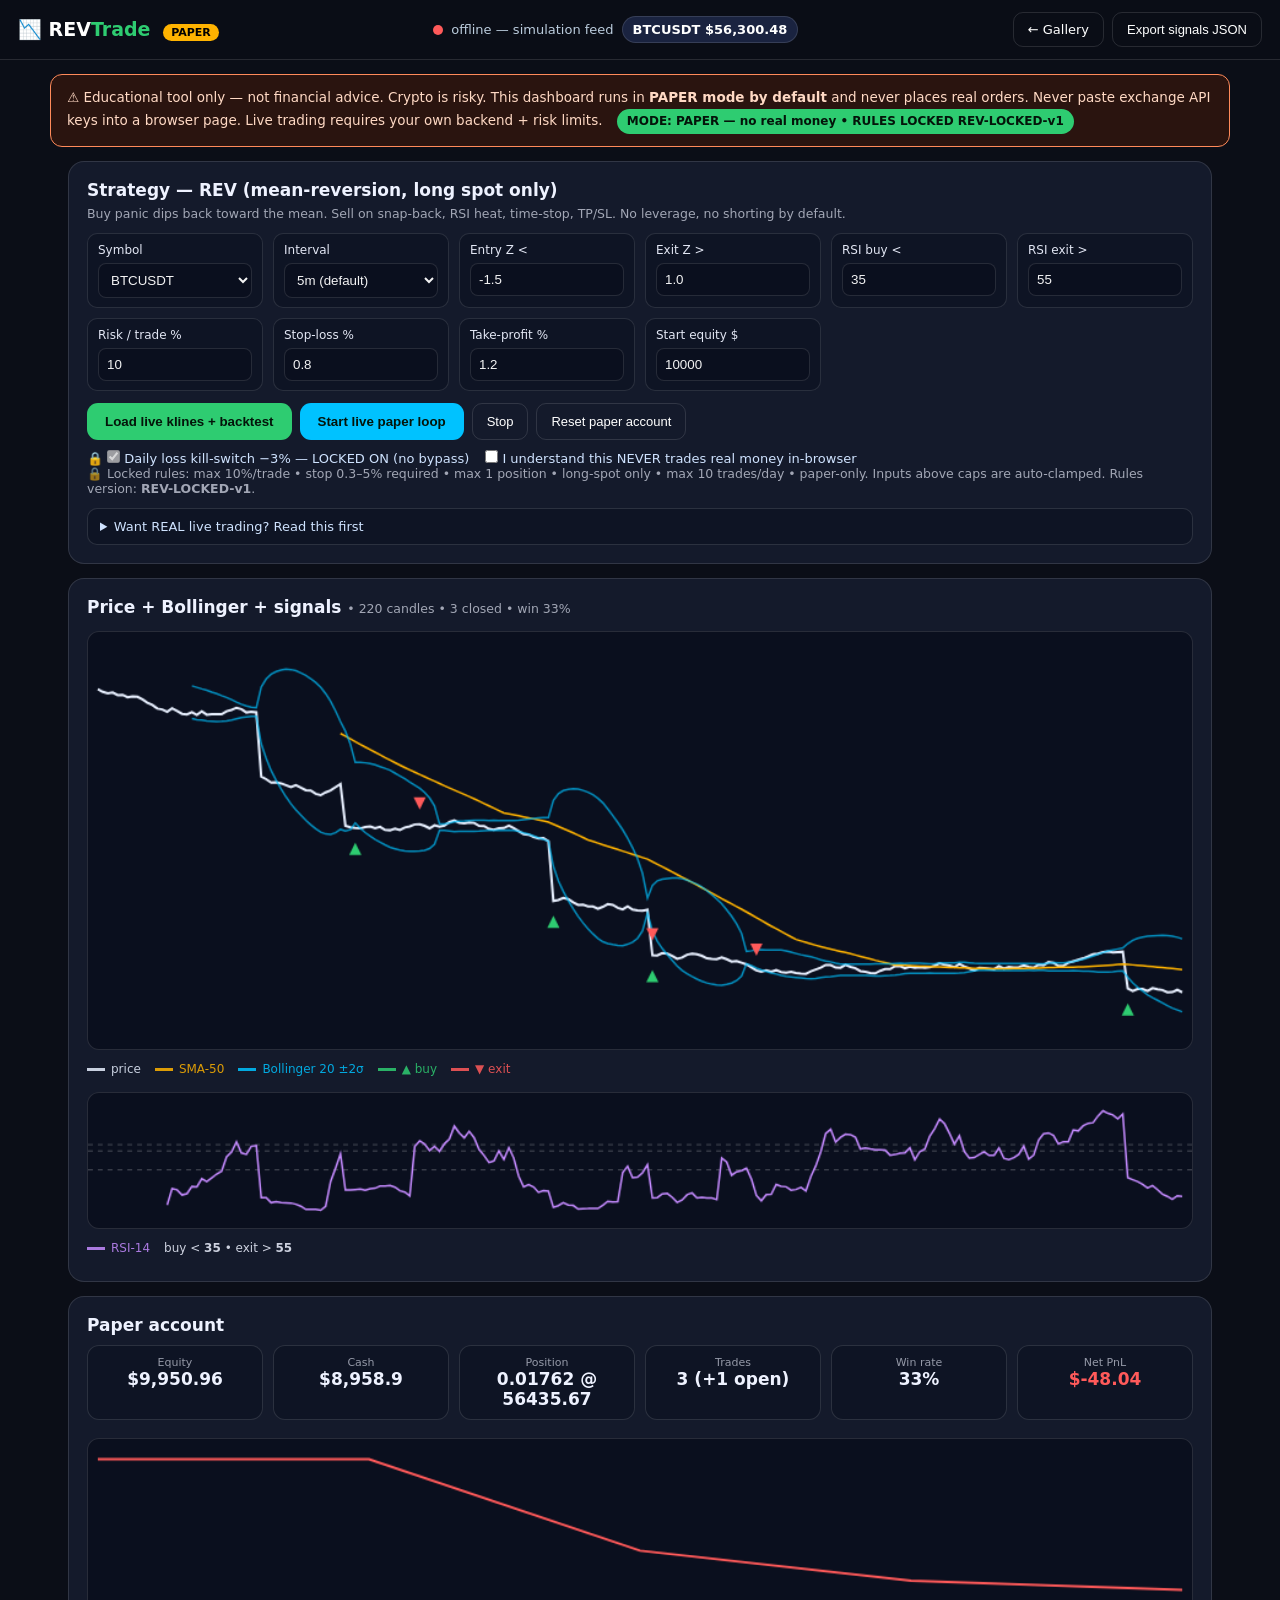
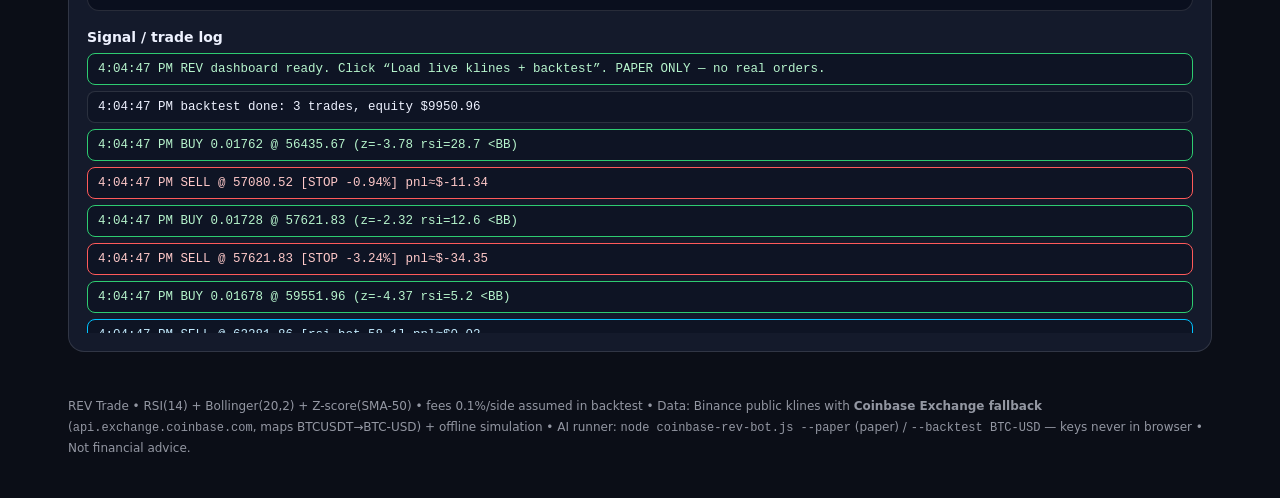
<file: rev-trade.html>
<!doctype html>
<html lang="en">
<head>
<meta charset="utf-8"/>
<meta name="viewport" content="width=device-width,initial-scale=1"/>
<title>REV Trade — Crypto Mean-Reversion Dashboard (Paper-First)</title>
<meta name="description" content="REV mean-reversion crypto dashboard: live prices, RSI + Bollinger + Z-score signals, backtest + paper trading. Educational only, not financial advice."/>
<link rel="stylesheet" href="rev-trade.css"/>
<link rel="icon" href="data:image/svg+xml,<svg xmlns='http://www.w3.org/2000/svg' viewBox='0 0 100 100'><text y='.9em' font-size='90'>📉</text></svg>"/>
</head>
<body>
<header class="top">
  <a class="logo" href="index.html">📉 REV<span>Trade</span> <em>PAPER</em></a>
  <div class="live-row">
    <span id="connDot" class="dot off"></span>
    <span id="connText">offline — simulation feed</span>
    <span id="priceTick" class="tick">—</span>
  </div>
  <nav class="top-actions">
    <a href="index.html" class="ghost-btn">← Gallery</a>
    <button id="exportBtn" class="ghost-btn">Export signals JSON</button>
  </nav>
</header>

<div class="risk-banner">
  ⚠️ Educational tool only — not financial advice. Crypto is risky. This dashboard runs in <b>PAPER mode by default</b> and
  never places real orders. Never paste exchange API keys into a browser page. Live trading requires your own backend + risk limits.
  <span id="modeBadge" class="mode-paper">MODE: PAPER — no real money</span>
</div>

<main class="layout">
  <section class="panel controls">
    <h2>Strategy — REV (mean-reversion, long spot only)</h2>
    <p class="muted">Buy panic dips back toward the mean. Sell on snap-back, RSI heat, time-stop, TP/SL. No leverage, no shorting by default.</p>
    <div class="grid2">
      <label>Symbol
        <select id="symbol">
          <option value="BTCUSDT">BTCUSDT</option>
          <option value="ETHUSDT">ETHUSDT</option>
          <option value="SOLUSDT">SOLUSDT</option>
        </select>
      </label>
      <label>Interval
        <select id="interval">
          <option value="1m">1m (noisy)</option>
          <option value="5m" selected>5m (default)</option>
          <option value="15m">15m (calmer)</option>
          <option value="1h">1h (slow)</option>
        </select>
      </label>
      <label>Entry Z &lt; <input id="entryZ" type="number" step="0.1" value="-1.5"/></label>
      <label>Exit Z &gt; <input id="exitZ" type="number" step="0.1" value="1.0"/></label>
      <label>RSI buy &lt; <input id="rsiBuy" type="number" value="35"/></label>
      <label>RSI exit &gt; <input id="rsiExit" type="number" value="55"/></label>
      <label>Risk / trade % <input id="riskPct" type="number" step="0.5" min="1" max="10" value="10"/></label>
      <label>Stop-loss % <input id="slPct" type="number" step="0.1" min="0.3" max="5" value="0.8"/></label>
      <label>Take-profit % <input id="tpPct" type="number" step="0.1" min="0.3" max="10" value="1.2"/></label>
      <label>Start equity $ <input id="startEq" type="number" step="100" value="10000"/></label>
    </div>
    <div class="btn-row">
      <button id="loadBtn" class="cta">Load live klines + backtest</button>
      <button id="paperBtn" class="cta secondary">Start live paper loop</button>
      <button id="stopBtn" class="ghost-btn">Stop</button>
      <button id="resetBtn" class="ghost-btn">Reset paper account</button>
    </div>
    <div class="kill">
      <label title="Locked ON — cannot be disabled">🔒 <input id="killSwitch" type="checkbox" checked disabled/> Daily loss kill-switch −3% — LOCKED ON (no bypass)</label>
      <label><input id="liveConfirm" type="checkbox"/> I understand this NEVER trades real money in-browser</label>
    </div>
    <p class="muted">🔒 Locked rules: max 10%/trade • stop 0.3–5% required • max 1 position • long-spot only • max 10 trades/day • paper-only. Inputs above caps are auto-clamped. Rules version: <b>REV-LOCKED-v1</b>.</p>
    <details class="live-note">
      <summary>Want REAL live trading? Read this first</summary>
      <ol>
        <li>This page cannot safely hold API secrets (anyone can read browser JS). Keep it in PAPER mode here.</li>
        <li>To go live: run your own backend (e.g. Node/Python) that holds keys server-side, enforces the same SL/TP + kill-switch, and starts with tiny size on testnet.</li>
        <li>Use the exported signals JSON as webhooks for your backend — never auto-market-buy from a static page.</li>
        <li>Recommended: Binance Testnet / paper endpoint first for 1–2 weeks before any real funds.</li>
      </ol>
    </details>
  </section>

  <section class="panel">
    <h2>Price + Bollinger + signals <span id="statLine" class="muted"></span></h2>
    <canvas id="priceChart" width="900" height="340"></canvas>
    <div class="legend"><span class="lg price">price</span><span class="lg sma">SMA-50</span><span class="lg bb">Bollinger 20 ±2σ</span><span class="lg buy">▲ buy</span><span class="lg sell">▼ exit</span></div>
    <canvas id="rsiChart" width="900" height="110"></canvas>
    <div class="legend"><span class="lg rsi">RSI-14</span><span>buy &lt; <b id="rsiBuyEcho">35</b> • exit &gt; <b id="rsiExitEcho">55</b></span></div>
  </section>

  <section class="panel stats">
    <h2>Paper account</h2>
    <div class="kpis">
      <div class="kpi"><span>Equity</span><b id="kEquity">$10,000</b></div>
      <div class="kpi"><span>Cash</span><b id="kCash">$10,000</b></div>
      <div class="kpi"><span>Position</span><b id="kPos">flat</b></div>
      <div class="kpi"><span>Trades</span><b id="kTrades">0</b></div>
      <div class="kpi"><span>Win rate</span><b id="kWin">—</b></div>
      <div class="kpi"><span>Net PnL</span><b id="kPnl">$0</b></div>
    </div>
    <canvas id="equityChart" width="900" height="140"></canvas>
    <h3>Signal / trade log</h3>
    <div id="log" class="log"></div>
  </section>
</main>

<footer class="foot">
  REV Trade • RSI(14) + Bollinger(20,2) + Z-score(SMA-50) • fees 0.1%/side assumed in backtest •
  Data: Binance public klines with <b>Coinbase Exchange fallback</b> (<code>api.exchange.coinbase.com</code>, maps BTCUSDT→BTC-USD) + offline simulation •
  AI runner: <code>node coinbase-rev-bot.js --paper</code> (paper) / <code>--backtest BTC-USD</code> — keys never in browser • Not financial advice.
</footer>

<script src="rev-trade.js"></script>
</body>
</html>
</file>
<file: rev-trade.css>
*{margin:0;padding:0;box-sizing:border-box}
:root{--bg:#0b0e17;--panel:#141a2b;--line:rgba(255,255,255,.12);--acc:#2ecc71;--acc2:#00c2ff;--warn:#ff5a5a;--gold:#ffb300}
body{background:var(--bg);color:#eef2ff;font-family:'Segoe UI',system-ui,sans-serif;min-height:100vh}
.top{position:sticky;top:0;z-index:20;display:flex;gap:14px;align-items:center;justify-content:space-between;padding:12px 18px;background:rgba(11,14,23,.94);border-bottom:1px solid var(--line);flex-wrap:wrap}
.logo{font-weight:900;font-size:19px;color:#fff;text-decoration:none}.logo span{color:var(--acc)}
.logo em{font-style:normal;background:var(--gold);color:#000;font-size:11px;padding:2px 8px;border-radius:99px;margin-left:6px}
.live-row{display:flex;gap:8px;align-items:center;font-size:13px;color:#bcd}
.dot{width:10px;height:10px;border-radius:99px;background:#666}.dot.on{background:var(--acc);box-shadow:0 0 8px var(--acc)}.dot.off{background:var(--warn)}
.tick{font-weight:800;color:#fff;background:#1a2340;border:1px solid var(--line);padding:5px 10px;border-radius:99px}
.top-actions{display:flex;gap:8px}
.ghost-btn{background:transparent;border:1px solid var(--line);color:#fff;padding:9px 14px;border-radius:10px;cursor:pointer;text-decoration:none;font-size:13px}
.ghost-btn:hover{border-color:#fff}
.risk-banner{margin:14px auto 0;max-width:1180px;background:#2a140f;border:1px solid #ff8a5a;color:#ffd9c4;padding:12px 16px;border-radius:12px;font-size:13.5px;line-height:1.6}
.mode-paper{display:inline-block;margin-left:10px;background:var(--acc);color:#04140a;font-weight:900;font-size:12px;padding:3px 10px;border-radius:99px}
.layout{max-width:1180px;margin:14px auto;padding:0 18px 30px;display:grid;gap:14px}
.panel{background:var(--panel);border:1px solid var(--line);border-radius:16px;padding:18px}
.panel h2{font-size:17px;margin-bottom:6px}.panel h3{font-size:14px;margin:14px 0 8px}
.muted{opacity:.65;font-size:12.5px;font-weight:400}
.grid2{display:grid;grid-template-columns:repeat(auto-fit,minmax(150px,1fr));gap:10px;margin:12px 0}
.grid2 label{font-size:12px;opacity:.95;display:flex;flex-direction:column;gap:6px;background:#0e1424;border:1px solid var(--line);border-radius:10px;padding:9px 10px}
.grid2 select,.grid2 input{background:#0a0f1e;border:1px solid var(--line);color:#fff;border-radius:8px;padding:8px}
.btn-row{display:flex;gap:8px;flex-wrap:wrap;margin:6px 0}
.cta{background:var(--acc);border:none;color:#04140a;font-weight:900;padding:11px 18px;border-radius:11px;cursor:pointer}
.cta.secondary{background:var(--acc2)}.cta:hover{filter:brightness(1.1)}
.kill{display:flex;gap:16px;flex-wrap:wrap;font-size:13px;margin-top:10px;color:#cfe3ff}
.live-note{margin-top:12px;font-size:13px;color:#cfe3ff;background:#0e1424;border:1px solid var(--line);border-radius:10px;padding:10px 12px}
.live-note ol{margin:8px 0 0 18px;line-height:1.7}
canvas{width:100%;border:1px solid var(--line);border-radius:12px;background:#0a0f1e;margin-top:8px}
.legend{display:flex;gap:14px;font-size:12px;opacity:.85;margin:8px 0;flex-wrap:wrap}
.lg::before{content:'';display:inline-block;width:18px;height:3px;margin-right:6px;vertical-align:middle;background:currentColor}
.lg.price{color:#e8f0ff}.lg.sma{color:var(--gold)}.lg.bb{color:var(--acc2)}.lg.buy{color:var(--acc)}.lg.sell{color:var(--warn)}.lg.rsi{color:#c58bff}
.kpis{display:grid;grid-template-columns:repeat(auto-fit,minmax(130px,1fr));gap:10px;margin:10px 0}
.kpi{background:#0e1424;border:1px solid var(--line);border-radius:12px;padding:10px;text-align:center}
.kpi span{font-size:11px;opacity:.6;display:block}.kpi b{font-size:17px}
.log{max-height:280px;overflow-y:auto;display:flex;flex-direction:column;gap:6px;margin-top:6px}
.log .row{background:#0e1424;border:1px solid var(--line);border-radius:8px;padding:8px 10px;font-size:12.5px;font-family:ui-monospace,Consolas,monospace}
.log .buy{border-color:var(--acc);color:#b7f5cd}.log .sell{border-color:var(--acc2);color:#c4ecff}.log .warn{border-color:var(--warn);color:#ffc9c9}
.foot{max-width:1180px;margin:0 auto;padding:0 18px 40px;font-size:12px;opacity:.6;line-height:1.7}
</file>
